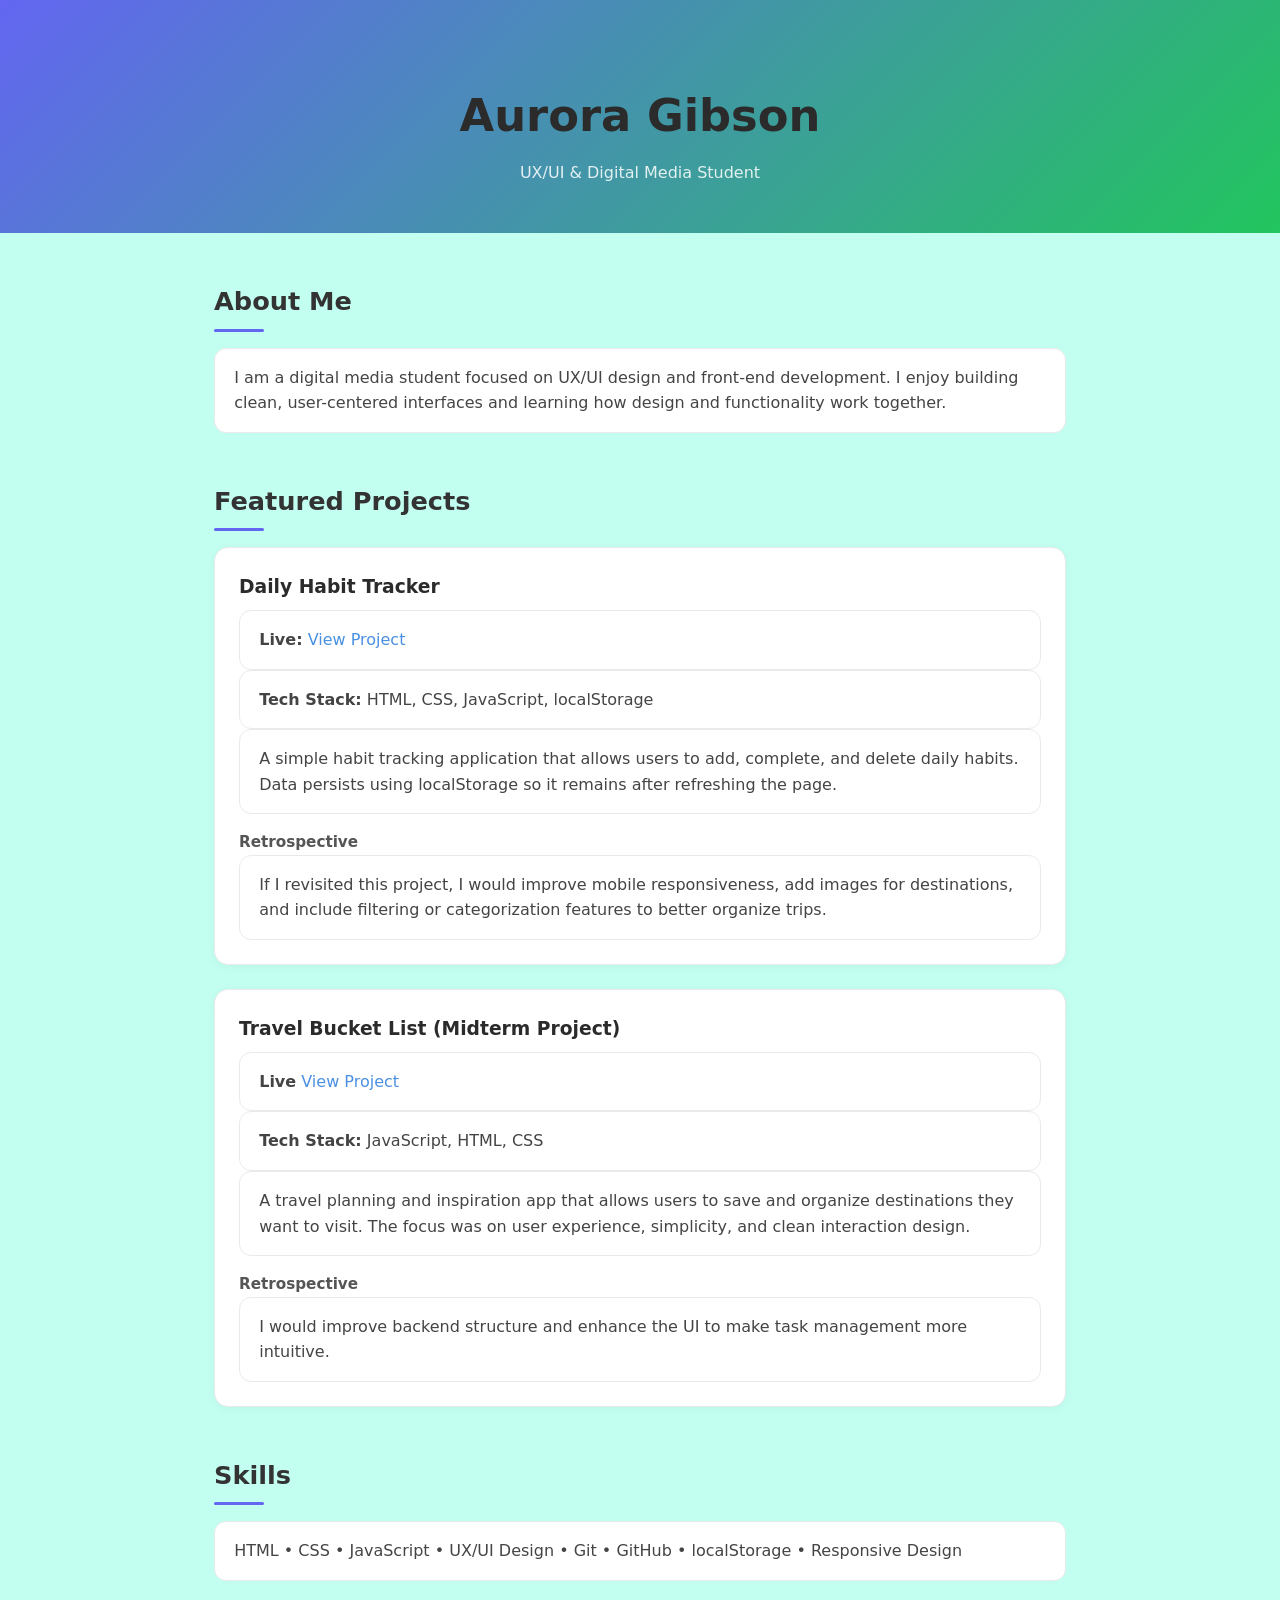
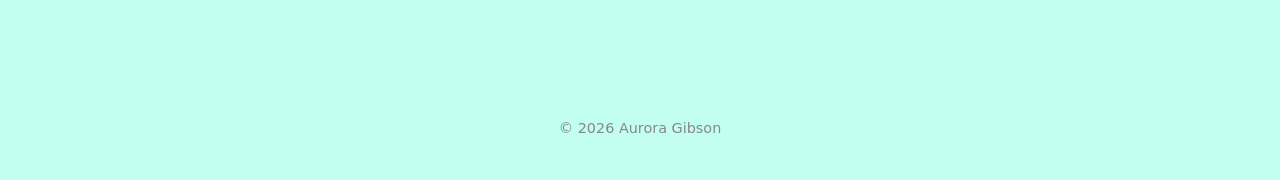
<file: index.html>
<!DOCTYPE html>
<html lang="en">
<head>
  <meta charset="UTF-8" />
  <meta name="viewport" content="width=device-width, initial-scale=1.0"/>
  <title>Aurora Gibson | Portfolio</title>
  <link rel="stylesheet" href="style.css"/>
</head>

<body>

  <header class="hero">
    <h1>Aurora Gibson</h1>
    <p>UX/UI & Digital Media Student</p>
  </header>

  <main class="container">

    <!-- ABOUT -->
    <section>
      <h2>About Me</h2>
      <p>
        I am a digital media student focused on UX/UI design and front-end development.
        I enjoy building clean, user-centered interfaces and learning how design and functionality work together.
      </p>
    </section>

    <!-- PROJECT 1 -->
    <section>
      <h2>Featured Projects</h2>

      <div class="project-card">

        <h3>Daily Habit Tracker</h3>

        <p><strong>Live:</strong>
          <a href="https://sadieg123.github.io/mini-project/" target="_blank">
            View Project
          </a>
        </p>

        <p><strong>Tech Stack:</strong> HTML, CSS, JavaScript, localStorage</p>

        <p>
          A simple habit tracking application that allows users to add, complete,
          and delete daily habits. Data persists using localStorage so it remains
          after refreshing the page.
        </p>

        <h4>Retrospective</h4>
        <p>
          If I revisited this project, I would improve mobile responsiveness, add images for destinations,
          and include filtering or categorization features to better organize trips.
        </p>

      </div>

      <!-- PROJECT 2 (OPTIONAL PLACEHOLDER) -->
      <div class="project-card" style="margin-top: 1rem;">

        <h3>Travel Bucket List (Midterm Project)</h3>
        <p><strong>Live</strong>
        <a href="https://sadieg123.github.io/travel-bucket-list/" target="_blank">
          View Project
        </a>
        </p>

        <p><strong>Tech Stack:</strong> JavaScript, HTML, CSS</p>

        <p>
          A travel planning and inspiration app that allows users to save and organize destinations they want to visit.
          The focus was on user experience, simplicity, and clean interaction design.
        </p>

        <h4>Retrospective</h4>
        <p>
          I would improve backend structure and enhance the UI to make task management more intuitive.
        </p>

      </div>

    </section>

    <!-- SKILLS -->
    <section>
      <h2>Skills</h2>
      <p>
        HTML • CSS • JavaScript • UX/UI Design • Git • GitHub • localStorage • Responsive Design
      </p>
    </section>

  </main>

  <footer>
    <p>© 2026 Aurora Gibson</p>
  </footer>

</body>
</html>
</file>
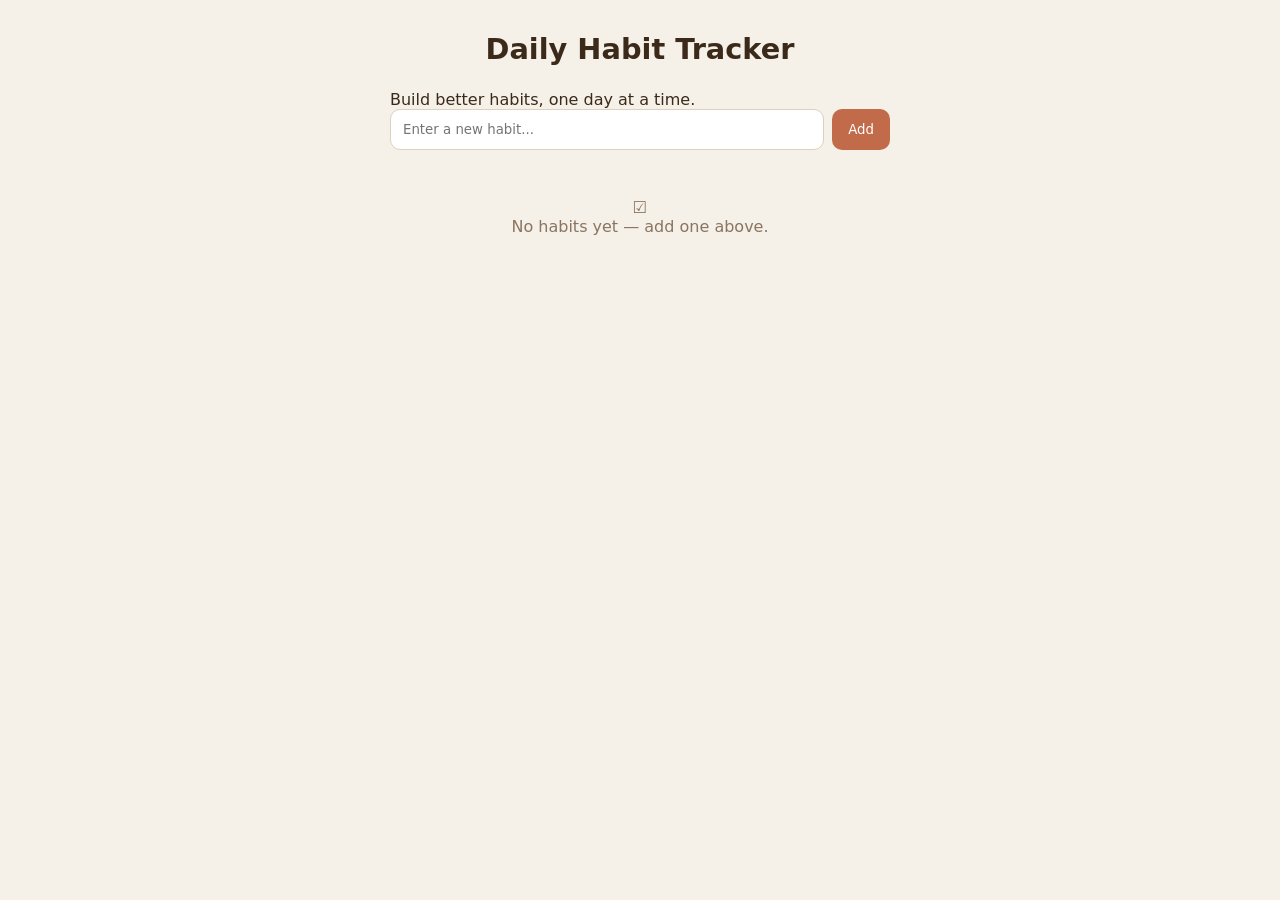
<file: habit-tracker/index.html>
<!DOCTYPE html>
<html lang="en">
  <head>
    <meta charset="UTF-8" />
    <meta name="viewport" content="width=device-width, initial-scale=1.0" />
    <title>Daily Habit Tracker</title>
    <link rel="stylesheet" href="style.css" />
  </head>
  <body>

    <div class="container">

      <header class="app-header">
        <h1>Daily Habit Tracker</h1>
        <p class="subtitle">Build better habits, one day at a time.</p>
      </header>

      <form class="input-group" id="addForm">
        <input
          type="text"
          id="habitInput"
          class="habit-input"
          placeholder="Enter a new habit..."
          maxlength="80"
          autocomplete="off"
          aria-label="New habit name"
        />
        <button type="submit" class="add-btn" aria-label="Add habit">Add</button>
      </form>

      <!-- Error shown when user submits blank or duplicate input -->
      <p class="error hidden" id="inputError" role="alert" aria-live="polite"></p>

      <p class="summary hidden" id="summary"></p>

      <!-- role="list" restores list semantics in screen readers when list-style is removed -->
      <ul class="habit-list" id="habitList" role="list"></ul>

      <div class="empty hidden" id="emptyState">
        <span class="empty-icon" aria-hidden="true">☑</span>
        <p>No habits yet — add one above.</p>
      </div>

    </div>

    <script src="script.js"></script>
  </body>
</html>
</file>
<file: style.css>
/* =========================
   BASE / RESET
========================= */
* {
  margin: 0;
  padding: 0;
  box-sizing: border-box;
  font-family: system-ui, -apple-system, "Segoe UI", sans-serif;
}

body {
  background: #c2fff1;
  color: #2b2b2b;
  line-height: 1.6;
}

/* =========================
   HERO SECTION
========================= */
.hero {
  text-align: center;
  padding: 5rem 1rem 3rem;
  background: linear-gradient(135deg, #6366f1, #22c55e);
  border-bottom: none;
}

.hero h1 {
  font-size: 2.8rem;
  font-weight: 700;
  margin-bottom: 0.5rem;
}

.hero p {
  color: rgba(255,255,255,0.85);
}

/* =========================
   LAYOUT
========================= */
.container {
  max-width: 900px;
  margin: auto;
  padding: 3rem 1.5rem;
}

/* =========================
   SECTIONS
========================= */
section {
  margin-bottom: 3rem;
}

section h2 {
  font-size: 1.6rem;
  margin-bottom: 1rem;
  color: #333;
  position: relative;
}

section h2::after {
  content: "";
  display: block;
  width: 50px;
  height: 3px;
  background: #6366f1;;
  margin-top: 0.4rem;
  border-radius: 2px;
}

/* =========================
   ABOUT TEXT
========================= */
section p {
  font-size: 1rem;
  color: #444;
}

/* =========================
   PROJECT CARDS
========================= */
.project-card {
  background: white;
  border: 1px solid #eaeaea;
  border-radius: 14px;
  padding: 1.5rem;
  margin-bottom: 1.5rem;
  box-shadow: 0 2px 10px rgba(0,0,0,0.04);
  transition: transform 0.2s ease, box-shadow 0.2s ease;
}

.project-card:hover {
  transform: translateY(-4px);
  box-shadow: 0 6px 18px rgba(0,0,0,0.08);
}

.project-card h3 {
  margin-bottom: 0.5rem;
}

.project-card h4 {
  margin-top: 1rem;
  font-size: 0.95rem;
  color: #555;
}

/* =========================
   LINKS
========================= */
a {
  color: #4a90e2;
  text-decoration: none;
  font-weight: 500;
}

a:hover {
  text-decoration: underline;
}

/* =========================
   SKILLS BOX
========================= */
section p {
  background: white;
  padding: 1rem 1.2rem;
  border-radius: 12px;
  border: 1px solid #eaeaea;
}

/* =========================
   FOOTER
========================= */
footer {
  text-align: center;
  padding: 2.5rem 1rem;
  color: #888;
  font-size: 0.9rem;
}
</file>
<file: habit-tracker/style.css>
:root {
  --bg: #f5f0e8;
  --card: #fdfaf5;
  --text: #3b2a1a;
  --muted: #8a7560;
  --accent: #c26b4a;
  --border: #ddd0bc;
  --done-bg: #eaefe3;
}

* {
  margin: 0;
  padding: 0;
  box-sizing: border-box;
  font-family: system-ui, -apple-system, sans-serif;
}

body {
  background: var(--bg);
  color: var(--text);
  min-height: 100vh;
  display: flex;
  justify-content: center;
  padding: 2rem 1rem;
}

.container {
  width: 100%;
  max-width: 500px;
}

h1 {
  text-align: center;
  margin-bottom: 1.5rem;
  font-size: 1.8rem;
}

.input-group {
  display: flex;
  gap: 0.5rem;
  margin-bottom: 1rem;
}

input {
  flex: 1;
  padding: 0.75rem;
  border: 1px solid var(--border);
  border-radius: 10px;
  outline: none;
  transition: 0.2s;
}

input:focus {
  border-color: var(--accent);
  box-shadow: 0 0 0 3px rgba(194,107,74,0.15);
}

button {
  background: var(--accent);
  color: white;
  border: none;
  padding: 0.75rem 1rem;
  border-radius: 10px;
  cursor: pointer;
  transition: 0.2s;
}

button:hover {
  opacity: 0.9;
}

.error {
  color: #b54040;
  font-size: 0.85rem;
  margin-bottom: 0.5rem;
}

ul {
  list-style: none;
  display: flex;
  flex-direction: column;
  gap: 0.5rem;
}

li {
  background: var(--card);
  border: 1px solid var(--border);
  padding: 0.9rem;
  border-radius: 12px;
  display: flex;
  justify-content: space-between;
  align-items: center;
  transition: 0.2s;
}

li.completed {
  background: var(--done-bg);
  text-decoration: line-through;
  color: var(--muted);
}

.actions {
  display: flex;
  gap: 0.5rem;
}

.delete-btn {
  background: transparent;
  color: #b54040;
  border: none;
  cursor: pointer;
  font-size: 1rem;
}

.empty {
  text-align: center;
  color: var(--muted);
  margin-top: 2rem;
}

/* Required by JS for show/hide logic */
.hidden {
  display: none !important;
}
</file>
